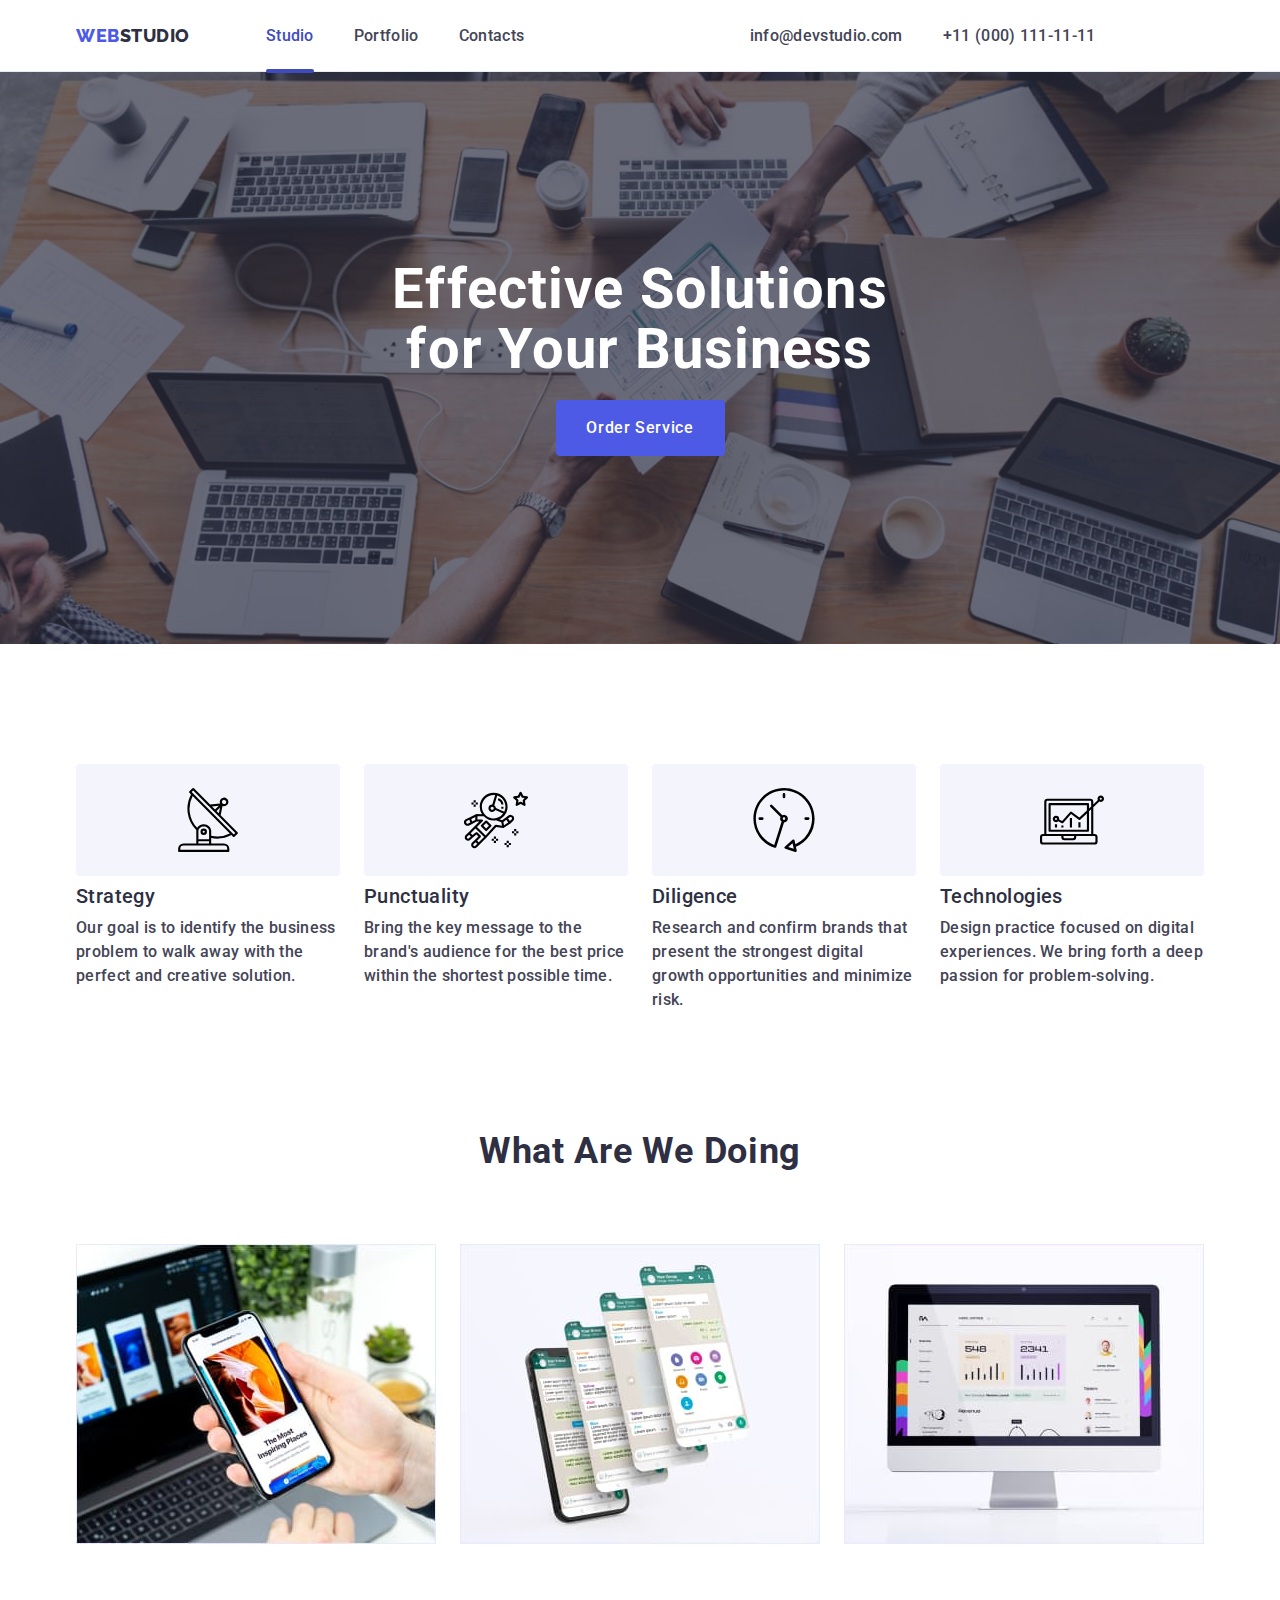
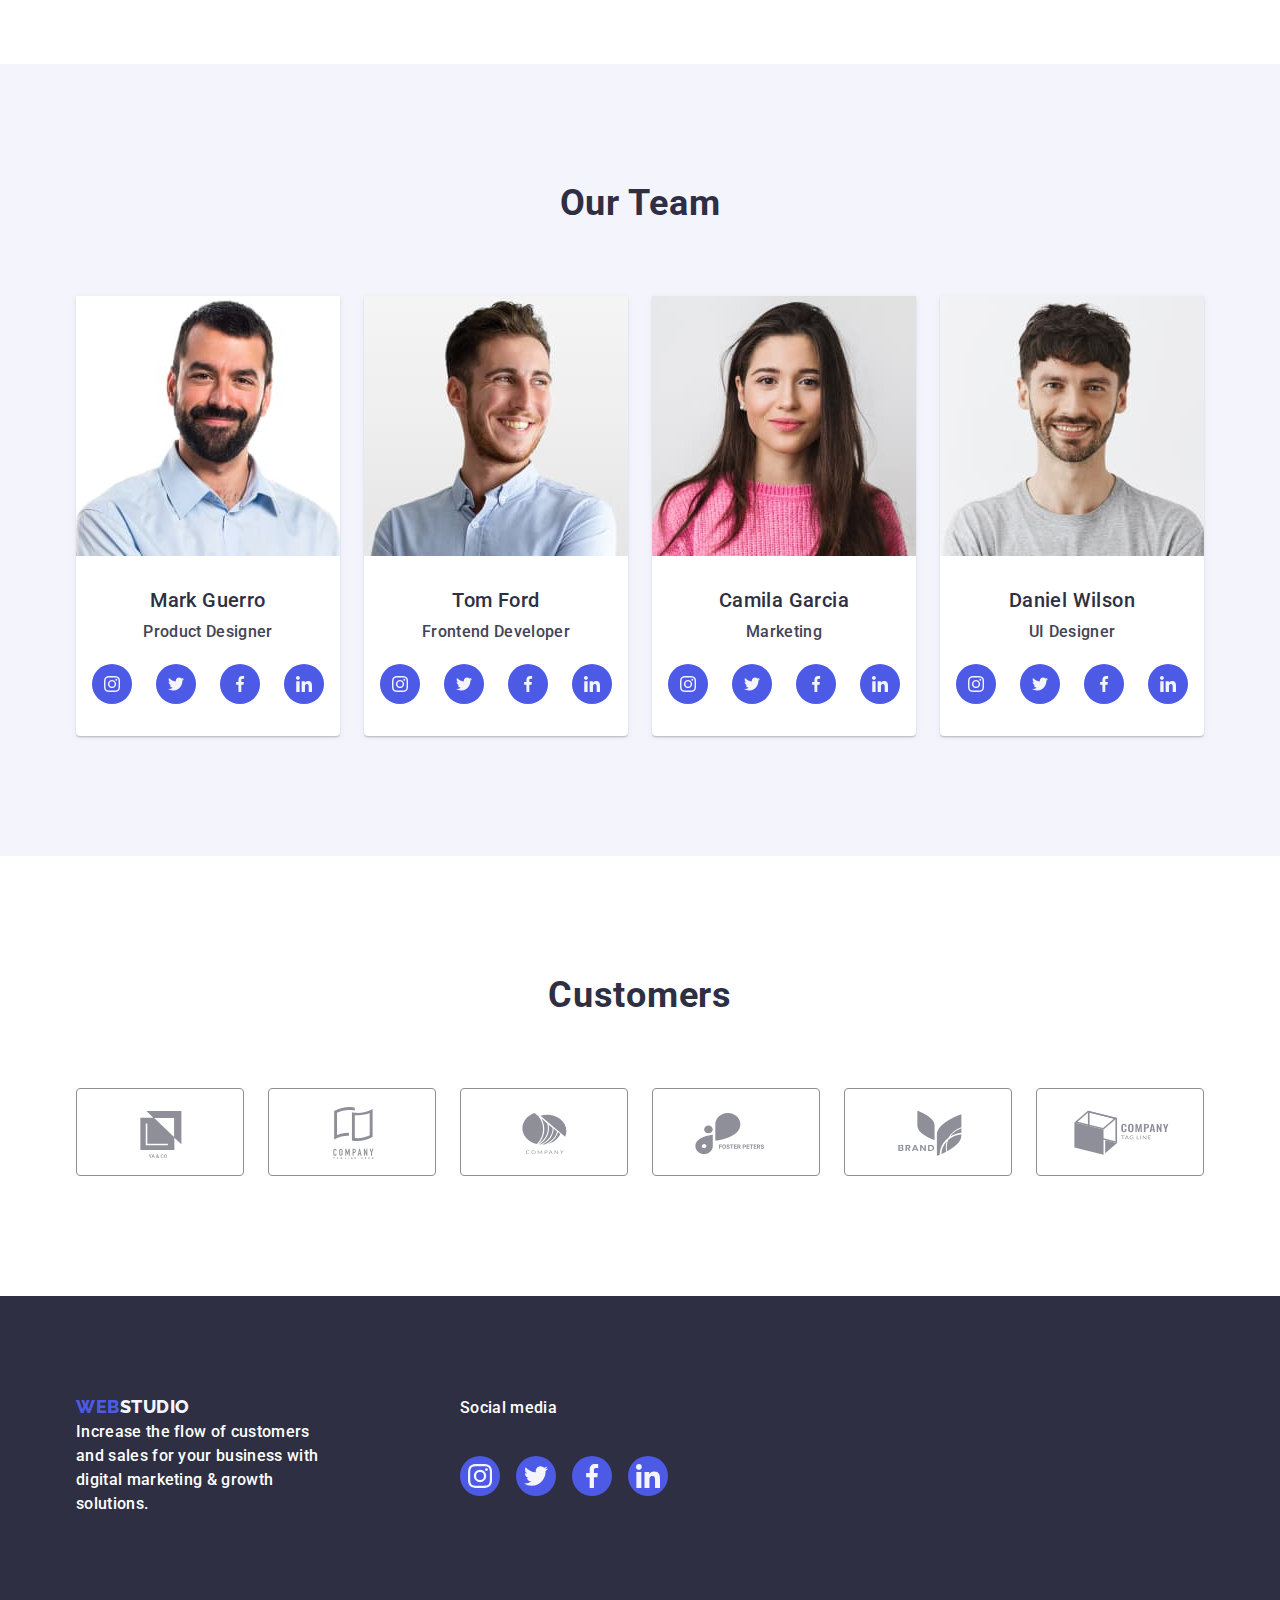
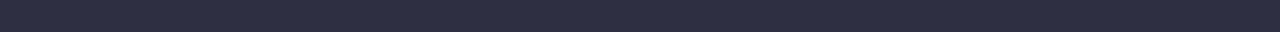
<file: index.html>
<!DOCTYPE html>
<html lang="en">
  <head>
    <link rel="preconnect" href="https://fonts.googleapis.com" />
    <link rel="preconnect" href="https://fonts.gstatic.com" crossorigin />
    <link
      href="https://fonts.googleapis.com/css2?family=Raleway:wght@800&family=Roboto:wght@400;500;700;900&display=swap"
      rel="stylesheet"
    />

    <link
      rel="stylesheet"
      href="https://cdnjs.cloudflare.com/ajax/libs/modern-normalize/2.0.0/modern-normalize.min.css"
      integrity="sha512-4xo8blKMVCiXpTaLzQSLSw3KFOVPWhm/TRtuPVc4WG6kUgjH6J03IBuG7JZPkcWMxJ5huwaBpOpnwYElP/m6wg=="
      crossorigin="anonymous"
      referrerpolicy="no-referrer"
    />
    <link rel="stylesheet" href="./css/style.css" />
    <meta charset="UTF-8" />
    <meta name="viewport" content="width=device-width, initial-scale=1.0" />
    <title>Studio</title>
  </head>
  <body>
    <header class="head">
      <div class="headercontainer container">
        <nav class="headernav">
          <a class="logo link" href="index.html"
            >WEB<span class="logospan">Studio</span></a
          >
          <ul class="list">
            <li>
              <a class="navlink link active" href="./index.html">Studio</a>
            </li>
            <li>
              <a class="navlink link" href="./portfolio.html"> Portfolio</a>
            </li>
            <li><a class="navlink link" href="">Contacts</a></li>
          </ul>
        </nav>
        <address class="adress">
          <ul class="list">
            <li>
              <a href="mailto:info@devstudio.com" class="adreslink link"
                >info@devstudio.com</a
              >
            </li>
            <li>
              <a href="tel:11(000)1111111" class="adreslink link"
                >+11 (000) 111-11-11</a
              >
            </li>
          </ul>
        </address>
      </div>
    </header>
    <main>
      <section class="herosection">
        <div class="container">
          <h1 class="mainheader">Effective Solutions for Your Business</h1>
          <button data-modal-open type="button" class="herobutton">
            Order Service
          </button>
        </div>
      </section>
      <section class="featuressection">
        <div class="container">
          <h2 class="visually-hidden">FEATURES</h2>
          <ul class="list">
            <li class="listitem">
              <div class="icon">
                <svg width="64" height="64">
                  <use href="./images/icons.svg#icon-antenna-1"></use>
                </svg>
              </div>
              <h3 class="headerthree">Strategy</h3>
              <p class="paragraph">
                Our goal is to identify the business problem to walk away with
                the perfect and creative solution.
              </p>
            </li>
            <li class="listitem">
              <div class="icon">
                <svg width="64" height="64">
                  <use href="./images/icons.svg#icon-astronaut-1"></use>
                </svg>
              </div>
              <h3 class="headerthree">Punctuality</h3>
              <p class="paragraph">
                Bring the key message to the brand's audience for the best price
                within the shortest possible time.
              </p>
            </li>
            <li class="listitem">
              <div class="icon">
                <svg width="64" height="64">
                  <use href="./images/icons.svg#icon-clock-1"></use>
                </svg>
              </div>
              <h3 class="headerthree">Diligence</h3>
              <p class="paragraph">
                Research and confirm brands that present the strongest digital
                growth opportunities and minimize risk.
              </p>
            </li>
            <li class="listitem">
              <div class="icon">
                <svg width="64" height="64">
                  <use href="./images/icons.svg#icon-diagram-1"></use>
                </svg>
              </div>
              <h3 class="headerthree">Technologies</h3>
              <p class="paragraph">
                Design practice focused on digital experiences. We bring forth a
                deep passion for problem-solving.
              </p>
            </li>
          </ul>
        </div>
      </section>
      <section class="skillssection">
        <div class="container">
          <h2 class="headertwo">What are we doing</h2>
          <ul class="list">
            <li class="listitem">
              <img
                src="images/WhatAreWe1.jpg"
                alt="desktop image"
                width="360"
                height="300"
              />
            </li>
            <li class="listitem">
              <img
                src="images/WhatAreWe2.jpg"
                alt="mobile image"
                width="360"
                height="300"
              />
            </li>
            <li class="listitem">
              <img
                src="images/WhatAreWe3.jpg"
                alt="laptop mobile image"
                width="360"
                height="300"
              />
            </li>
          </ul>
        </div>
      </section>
      <section class="ourteamsection">
        <div class="container">
          <h2 class="headertwo">Our Team</h2>
          <ul class="list">
            <li class="teammember">
              <img
                src="images/MarkGuerro.jpg"
                alt="middle age man in a blue shirt with short black stubble"
                width="264"
                height="260"
              />
              <div class="memberdescription">
                <h3 class="headerthree">Mark Guerro</h3>
                <p class="paragraph">Product Designer</p>
                <ul class="socialicons">
                  <li class="socialicon">
                    <a class="sociallink" href="">
                      <svg class="svgproperties" width="16" height="16">
                        <use href="./images/icons.svg#icon-instagram-2"></use>
                      </svg>
                    </a>
                  </li>
                  <li class="socialicon">
                    <a class="sociallink" href="">
                      <svg class="svgproperties" width="16" height="16">
                        <use href="./images/icons.svg#icon-twitter-1"></use>
                      </svg>
                    </a>
                  </li>
                  <li class="socialicon">
                    <a class="sociallink" href="">
                      <svg class="svgproperties" width="16" height="16">
                        <use href="./images/icons.svg#icon-facebook-1"></use>
                      </svg>
                    </a>
                  </li>
                  <li class="socialicon">
                    <a class="sociallink" href="">
                      <svg class="svgproperties" width="16" height="16">
                        <use href="./images/icons.svg#icon-linkedin-1"></use>
                      </svg>
                    </a>
                  </li>
                </ul>
              </div>
            </li>
            <li class="teammember">
              <img
                src="images/TomFord.jpg"
                alt="smiling young man with blond hair with short stubble"
                width="264"
                height="260"
              />
              <div class="memberdescription">
                <h3 class="headerthree">Tom Ford</h3>
                <p class="paragraph">Frontend Developer</p>
                <ul class="socialicons">
                  <li class="socialicon">
                    <a class="sociallink" href="">
                      <svg class="svgproperties" width="16" height="16">
                        <use href="./images/icons.svg#icon-instagram-2"></use>
                      </svg>
                    </a>
                  </li>
                  <li class="socialicon">
                    <a class="sociallink" href="">
                      <svg class="svgproperties" width="16" height="16">
                        <use href="./images/icons.svg#icon-twitter-1"></use>
                      </svg>
                    </a>
                  </li>
                  <li class="socialicon">
                    <a class="sociallink" href="">
                      <svg class="svgproperties" width="16" height="16">
                        <use href="./images/icons.svg#icon-facebook-1"></use>
                      </svg>
                    </a>
                  </li>
                  <li class="socialicon">
                    <a class="sociallink" href="">
                      <svg class="svgproperties" width="16" height="16">
                        <use href="./images/icons.svg#icon-linkedin-1"></use>
                      </svg>
                    </a>
                  </li>
                </ul>
              </div>
            </li>
            <li class="teammember">
              <img
                src="images/CamilaGarcia.jpg"
                alt="Young attractive girl with dark brown long hair"
                width="264"
                height="260"
              />
              <div class="memberdescription">
                <h3 class="headerthree">Camila Garcia</h3>
                <p class="paragraph">Marketing</p>
                <ul class="socialicons">
                  <li class="socialicon">
                    <a class="sociallink" href="">
                      <svg class="svgproperties" width="16" height="16">
                        <use href="./images/icons.svg#icon-instagram-2"></use>
                      </svg>
                    </a>
                  </li>
                  <li class="socialicon">
                    <a class="sociallink" href="">
                      <svg class="svgproperties" width="16" height="16">
                        <use href="./images/icons.svg#icon-twitter-1"></use>
                      </svg>
                    </a>
                  </li>
                  <li class="socialicon">
                    <a class="sociallink" href="">
                      <svg class="svgproperties" width="16" height="16">
                        <use href="./images/icons.svg#icon-facebook-1"></use>
                      </svg>
                    </a>
                  </li>
                  <li class="socialicon">
                    <a class="sociallink" href="">
                      <svg class="svgproperties" width="16" height="16">
                        <use href="./images/icons.svg#icon-linkedin-1"></use>
                      </svg>
                    </a>
                  </li>
                </ul>
              </div>
            </li>
            <li class="teammember">
              <img
                src="images/DanielWilson.jpg"
                alt="Young skiny guy with black curly hair and short stubble"
                width="264"
                height="260"
              />
              <div class="memberdescription">
                <h3 class="headerthree">Daniel Wilson</h3>
                <p class="paragraph">UI Designer</p>
                <ul class="socialicons">
                  <li class="socialicon">
                    <a class="sociallink" href="">
                      <svg class="svgproperties" width="16" height="16">
                        <use href="./images/icons.svg#icon-instagram-2"></use>
                      </svg>
                    </a>
                  </li>
                  <li class="socialicon">
                    <a class="sociallink" href="">
                      <svg class="svgproperties" width="16" height="16">
                        <use href="./images/icons.svg#icon-twitter-1"></use>
                      </svg>
                    </a>
                  </li>
                  <li class="socialicon">
                    <a class="sociallink" href="">
                      <svg class="svgproperties" width="16" height="16">
                        <use href="./images/icons.svg#icon-facebook-1"></use>
                      </svg>
                    </a>
                  </li>
                  <li class="socialicon">
                    <a class="sociallink" href="">
                      <svg class="svgproperties" width="16" height="16">
                        <use href="./images/icons.svg#icon-linkedin-1"></use>
                      </svg>
                    </a>
                  </li>
                </ul>
              </div>
            </li>
          </ul>
        </div>
      </section>
      <section class="customers">
        <div class="container">
          <h2 class="headertwo">Customers</h2>
          <ul class="list">
            <li class="customer">
              <a class="customerlink" href="">
                <svg class="svgproperties" width="104" height="56">
                  <use href="./images/icons.svg#icon-Logo"></use>
                </svg>
              </a>
            </li>
            <li class="customer">
              <a class="customerlink" href="">
                <svg class="svgproperties" width="104" height="56">
                  <use href="./images/icons.svg#icon-Logo-1"></use>
                </svg>
              </a>
            </li>
            <li class="customer">
              <a class="customerlink" href="">
                <svg class="svgproperties" width="104" height="56">
                  <use href="./images/icons.svg#icon-Logo-2"></use>
                </svg>
              </a>
            </li>
            <li class="customer">
              <a class="customerlink" href="">
                <svg class="svgproperties" width="104" height="56">
                  <use href="./images/icons.svg#icon-Logo-3"></use>
                </svg>
              </a>
            </li>
            <li class="customer">
              <a class="customerlink" href="">
                <svg class="svgproperties" width="104" height="56">
                  <use href="./images/icons.svg#icon-Logo-4"></use>
                </svg>
              </a>
            </li>
            <li class="customer">
              <a class="customerlink" href="">
                <svg class="svgproperties" width="104" height="56">
                  <use href="./images/icons.svg#icon-Logo-5"></use>
                </svg>
              </a>
            </li>
          </ul>
        </div>
      </section>
    </main>
    <footer class="footer">
      <div class="footercontainer container">
        <div class="footerleft">
          <a href="index.html" class="logo link"
            >WEB<span class="logospan">Studio</span></a
          >

          <p class="paragraph">
            Increase the flow of customers and sales for your business with
            digital marketing & growth solutions.
          </p>
        </div>
        <div class="footerright">
          <p class="paragraph">Social media</p>
          <ul class="socialicons">
            <li class="socialicon">
              <a class="sociallink" href="">
                <svg class="svgproperties" width="24" height="24">
                  <use href="./images/icons.svg#icon-instagram-2"></use>
                </svg>
              </a>
            </li>
            <li class="socialicon">
              <a class="sociallink" href="">
                <svg class="svgproperties" width="24" height="24">
                  <use href="./images/icons.svg#icon-twitter-1"></use>
                </svg>
              </a>
            </li>
            <li class="socialicon">
              <a class="sociallink" href="">
                <svg class="svgproperties" width="24" height="24">
                  <use href="./images/icons.svg#icon-facebook-1"></use>
                </svg>
              </a>
            </li>
            <li class="socialicon">
              <a class="sociallink" href="">
                <svg class="svgproperties" width="24" height="24">
                  <use href="./images/icons.svg#icon-linkedin-1"></use>
                </svg>
              </a>
            </li>
          </ul>
        </div>
      </div>
    </footer>
    <div class="backdrop is-hidden" data-modal>
      <div class="modal">
        <button data-modal-close class="closemodal" type="button">
          <svg class="svgproperties" width="8" height="8">
            <use href="./images/icons.svg#icon-close"></use>
          </svg>
        </button>
      </div>
    </div>
    <script src="./js/modal.js"></script>
  </body>
</html>
</file>
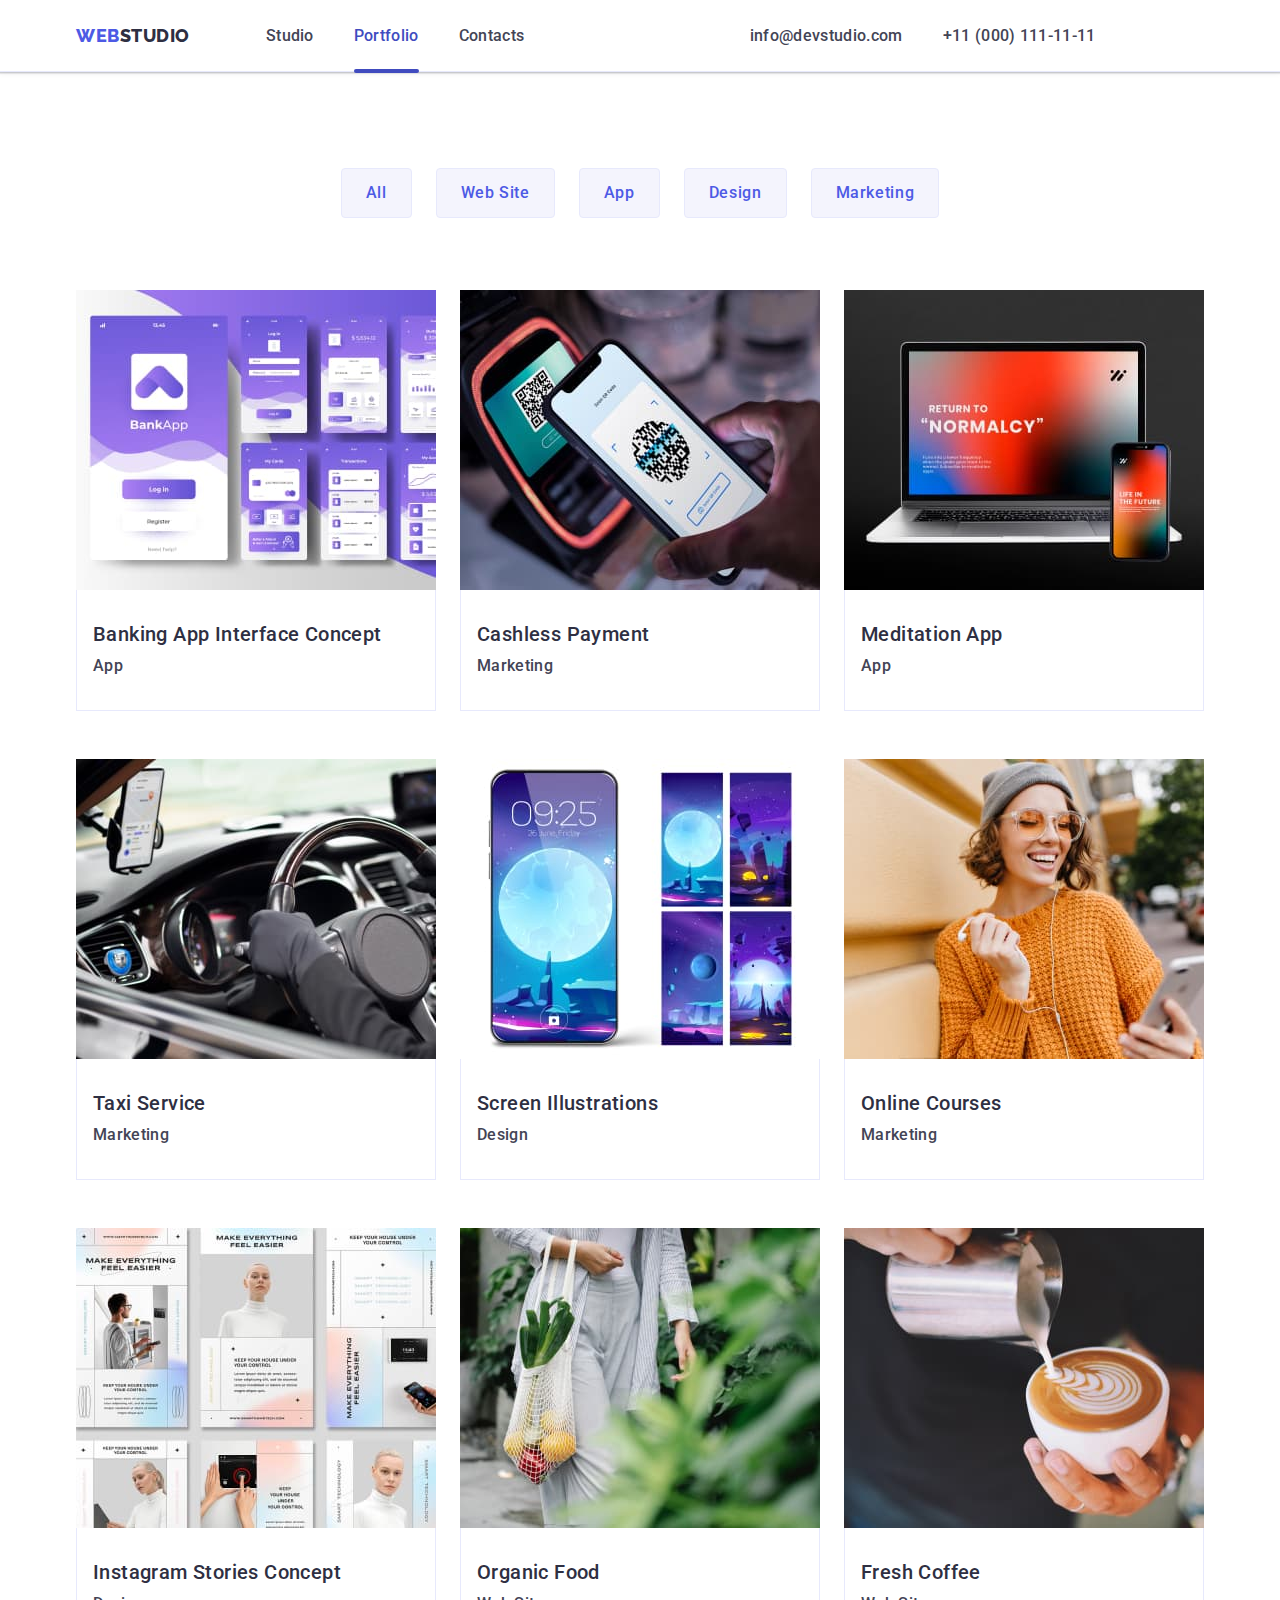
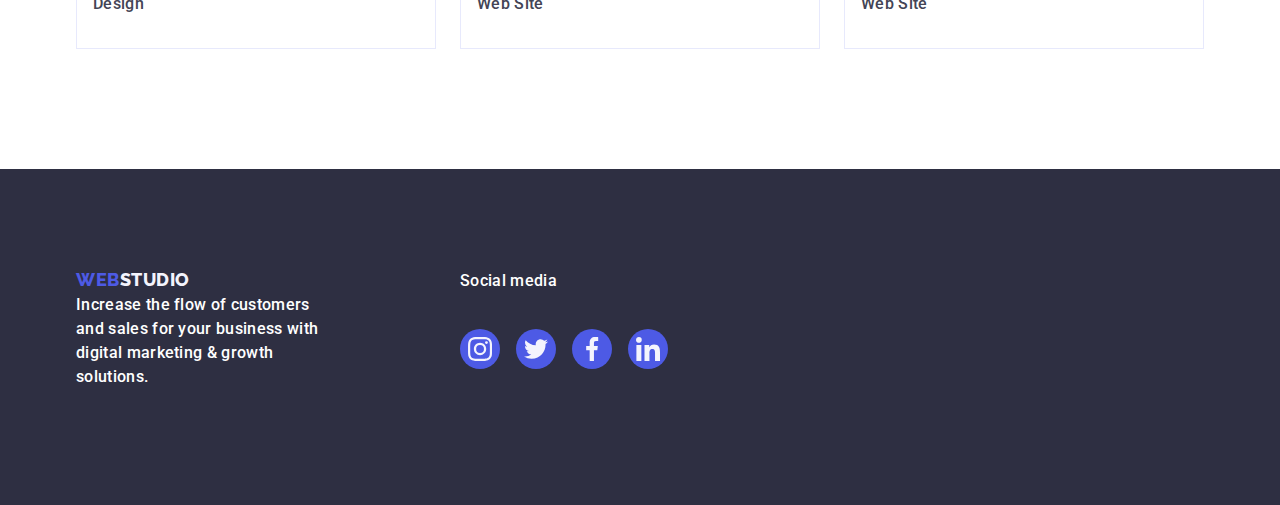
<file: portfolio.html>
<!DOCTYPE html>
<html lang="en">
  <head>
    <link rel="preconnect" href="https://fonts.googleapis.com" />
    <link rel="preconnect" href="https://fonts.gstatic.com" crossorigin />
    <link
      href="https://fonts.googleapis.com/css2?family=Raleway:wght@800&family=Roboto:wght@400;500;700;900&display=swap"
      rel="stylesheet"
    />

    <link
      rel="stylesheet"
      href="https://cdnjs.cloudflare.com/ajax/libs/modern-normalize/2.0.0/modern-normalize.min.css"
      integrity="sha512-4xo8blKMVCiXpTaLzQSLSw3KFOVPWhm/TRtuPVc4WG6kUgjH6J03IBuG7JZPkcWMxJ5huwaBpOpnwYElP/m6wg=="
      crossorigin="anonymous"
      referrerpolicy="no-referrer"
    />
    <link rel="stylesheet" href="css/style.css" />
    <meta charset="UTF-8" />
    <meta name="viewport" content="width=device-width, initial-scale=1.0" />
    <title>Portfolio</title>
  </head>
  <body>
    <header class="head">
      <div class="headercontainer container">
        <nav class="headernav">
          <a class="logo link" href="index.html"
            >WEB<span class="logospan">Studio</span></a
          >
          <ul class="list">
            <li><a href="./index.html" class="navlink link">Studio</a></li>
            <li>
              <a href="./portfolio.html" class="navlink link active">
                Portfolio</a
              >
            </li>
            <li><a href="" class="navlink link">Contacts</a></li>
          </ul>
        </nav>
        <address class="adress">
          <ul class="list">
            <li>
              <a href="mailto:info@devstudio.com" class="adreslink link"
                >info@devstudio.com</a
              >
            </li>
            <li>
              <a href="tel:11(000)1111111" class="adreslink link"
                >+11 (000) 111-11-11</a
              >
            </li>
          </ul>
        </address>
      </div>
    </header>
    <main>
      <section class="portfolio">
        <div class="container">
          <h1 class="visually-hidden">PORTFOLIO</h1>
          <ul class="list">
            <li><button class="btn" type="button">All</button></li>
            <li><button class="btn" type="button">Web Site</button></li>
            <li><button class="btn" type="button">App</button></li>
            <li><button class="btn" type="button">Design</button></li>
            <li><button class="btn" type="button">Marketing</button></li>
          </ul>

          <ul class="portfoliolist">
            <li class="portfolioitem">
              <a class="link" href="">
                <div class="overlaytext">
                  <img
                    src="./images/portfolio1.jpg"
                    alt="Mockup Banking App Interface "
                    width="360"
                    height="300"
                  />
                  <p class="paragraph">
                    14 Stylish and User-Friendly App Design Concepts · Task
                    Manager App · Calorie Tracker App · Exotic Fruit Ecommerce
                    App · Cloud Storage App
                  </p>
                </div>
                <div class="portfoliodescription">
                  <h2 class="headertwo">Banking App Interface Concept</h2>
                  <p class="paragraph">App</p>
                </div>
              </a>
            </li>
            <li class="portfolioitem">
              <a class="link" href="">
                <div class="overlaytext">
                  <img
                    src="./images/Portfolio2.jpg"
                    alt="mobile payment terminal"
                    width="360"
                    height="300"
                  />
                  <p class="paragraph">
                    14 Stylish and User-Friendly App Design Concepts · Task
                    Manager App · Calorie Tracker App · Exotic Fruit Ecommerce
                    App · Cloud Storage App
                  </p>
                </div>
                <div class="portfoliodescription">
                  <h2 class="headertwo">Cashless Payment</h2>
                  <p class="paragraph">Marketing</p>
                </div>
              </a>
            </li>
            <li class="portfolioitem">
              <a class="link" href="">
                <div class="overlaytext">
                  <img
                    src="./images/portfolio3.jpg"
                    alt="Mokup application on laptop and mobile phone"
                    width="360"
                    height="300"
                  />
                  <p class="paragraph">
                    14 Stylish and User-Friendly App Design Concepts · Task
                    Manager App · Calorie Tracker App · Exotic Fruit Ecommerce
                    App · Cloud Storage App
                  </p>
                </div>
                <div class="portfoliodescription">
                  <h2 class="headertwo">Meditation App</h2>
                  <p class="paragraph">App</p>
                </div>
              </a>
            </li>
            <li class="portfolioitem">
              <a class="link" href="">
                <div class="overlaytext">
                  <img
                    src="./images/portfolio4.jpg"
                    alt="interior of taxi car"
                    width="360"
                    height="300"
                  />
                  <p class="paragraph">
                    14 Stylish and User-Friendly App Design Concepts · Task
                    Manager App · Calorie Tracker App · Exotic Fruit Ecommerce
                    App · Cloud Storage App
                  </p>
                </div>
                <div class="portfoliodescription">
                  <h2 class="headertwo">Taxi Service</h2>
                  <p class="paragraph">Marketing</p>
                </div>
              </a>
            </li>
            <li class="portfolioitem">
              <a class="link" href="">
                <div class="overlaytext">
                  <img
                    src="./images/portfolio5.jpg"
                    alt="Mokcup 5 ilustrations on mobile phone"
                    width="360"
                    height="300"
                  />
                  <p class="paragraph">
                    14 Stylish and User-Friendly App Design Concepts · Task
                    Manager App · Calorie Tracker App · Exotic Fruit Ecommerce
                    App · Cloud Storage App
                  </p>
                </div>
                <div class="portfoliodescription">
                  <h2 class="headertwo">Screen Illustrations</h2>
                  <p class="paragraph">Design</p>
                </div>
              </a>
            </li>
            <li class="portfolioitem">
              <a class="link" href="">
                <div class="overlaytext">
                  <img
                    src="./images/portfolio6.jpg"
                    alt="Optymistic woman in orange sweater looking on mobile phone screen outside"
                    width="360"
                    height="300"
                  />
                  <p class="paragraph">
                    14 Stylish and User-Friendly App Design Concepts · Task
                    Manager App · Calorie Tracker App · Exotic Fruit Ecommerce
                    App · Cloud Storage App
                  </p>
                </div>
                <div class="portfoliodescription">
                  <h2 class="headertwo">Online Courses</h2>
                  <p class="paragraph">Marketing</p>
                </div>
              </a>
            </li>
            <li class="portfolioitem">
              <a class="link" href="">
                <div class="overlaytext">
                  <img
                    src="./images/portfolio7.jpg"
                    alt="6 scrren shots examples of Instagram stories"
                    width="360"
                    height="300"
                  />
                  <p class="paragraph">
                    14 Stylish and User-Friendly App Design Concepts · Task
                    Manager App · Calorie Tracker App · Exotic Fruit Ecommerce
                    App · Cloud Storage App
                  </p>
                </div>
                <div class="portfoliodescription">
                  <h2 class="headertwo">Instagram Stories Concept</h2>
                  <p class="paragraph">Design</p>
                </div>
              </a>
            </li>
            <li class="portfolioitem">
              <a class="link" href="">
                <div class="overlaytext">
                  <img
                    src="./images/portfolio8.jpg"
                    alt="Woman carries fruits and vegetables in basket"
                    width="360"
                    height="300"
                  />
                  <p class="paragraph">
                    14 Stylish and User-Friendly App Design Concepts · Task
                    Manager App · Calorie Tracker App · Exotic Fruit Ecommerce
                    App · Cloud Storage App
                  </p>
                </div>
                <div class="portfoliodescription">
                  <h2 class="headertwo">Organic Food</h2>
                  <p class="paragraph">Web Site</p>
                </div>
              </a>
            </li>
            <li class="portfolioitem">
              <a class="link" href="">
                <div class="overlaytext">
                  <img
                    src="./images/portfolio9.jpg"
                    alt="Someone is pouring milk into coffe cup"
                    width="360"
                    height="300"
                  />
                  <p class="paragraph">
                    14 Stylish and User-Friendly App Design Concepts · Task
                    Manager App · Calorie Tracker App · Exotic Fruit Ecommerce
                    App · Cloud Storage App
                  </p>
                </div>
                <div class="portfoliodescription">
                  <h2 class="headertwo">Fresh Coffee</h2>
                  <p class="paragraph">Web Site</p>
                </div>
              </a>
            </li>
          </ul>
        </div>
      </section>
    </main>
    <footer class="footer">
      <div class="footercontainer container">
        <div class="footerleft">
          <a href="index.html" class="logo link"
            >WEB<span class="logospan">Studio</span></a
          >

          <p class="paragraph">
            Increase the flow of customers and sales for your business with
            digital marketing & growth solutions.
          </p>
        </div>
        <div class="footerright">
          <p class="paragraph">Social media</p>
          <ul class="socialicons">
            <li class="socialicon">
              <a class="sociallink" href="">
                <svg class="svgproperties" width="24" height="24">
                  <use href="./images/icons.svg#icon-instagram-2"></use>
                </svg>
              </a>
            </li>
            <li class="socialicon">
              <a class="sociallink" href="">
                <svg class="svgproperties" width="24" height="24">
                  <use href="./images/icons.svg#icon-twitter-1"></use>
                </svg>
              </a>
            </li>
            <li class="socialicon">
              <a class="sociallink" href="">
                <svg class="svgproperties" width="24" height="24">
                  <use href="./images/icons.svg#icon-facebook-1"></use>
                </svg>
              </a>
            </li>
            <li class="socialicon">
              <a class="sociallink" href="">
                <svg class="svgproperties" width="24" height="24">
                  <use href="./images/icons.svg#icon-linkedin-1"></use>
                </svg>
              </a>
            </li>
          </ul>
        </div>
      </div>
    </footer>
  </body>
</html>
</file>
<file: css/style.css>
@import "normalize.css";
/* GLOBAL */
* {
  padding: 0;
  margin: 0;
}

:root {
  --text-color: #434455;
  --background-color: #ffffff;
  --logo-color: #4d5ae5;
  --logo-span-color: #2e2f42;
  --footer-text: #f4f4fd;
  --borderbuttoncolor: #e7e9fc;
  --linkiconcolor: #8e8f99;
}

body {
  /* display: block; */
  font-family: "Roboto", sans-serif;
  font-size: 16px;
  font-weight: 500;
  line-height: 24px;
  color: rgba(46, 47, 66, 1);
}
.container {
  width: 1158px;
  margin: 0 auto;
  padding: 0 15px;
}
.list {
  list-style: none;
  display: flex;
  gap: 24px;
}

.link {
  text-decoration: none;
}
img {
  display: block;
}

.visually-hidden {
  position: absolute;
  width: 1px;
  height: 1px;
  margin: -1px;
  border: 0;
  padding: 0;

  white-space: nowrap;
  clip-path: inset(100%);
  clip: rect(0 0 0 0);
  overflow: hidden;
}

/* HEADER */
.head {
  display: flex;
  align-items: center;
  justify-content: center;
  border-bottom: 1px solid #e7e9fc;
  /* padding: 31px 0; */
  box-shadow: 0px 2px 1px rgba(46, 47, 66, 0.08),
    0px 1px 1px rgba(46, 47, 66, 0.16), 0px 1px 6px rgba(46, 47, 66, 0.08);
    height: 72px;
}
.logo {
  font-family: "Raleway", sans-serif;
  font-weight: 800;
  font-size: 18px;
  line-height: 1.17;
  letter-spacing: 0.03em;
  text-transform: uppercase;
  color: var(--logo-color);
  margin-right: 76px;
}

.link:hover,
.link:focus {
  color: #404bbf;
}

.logospan {
  color: var(--logo-span-color);
}

.navlink {
  position: relative;
  font-weight: 500;
  font-size: 16px;
  line-height: 1.5;
  letter-spacing: 0.02em;
  color: var(--text-color);
  padding: 24px 0;
  transition: color 250ms cubic-bezier(0.4, 0, 0.2, 1);
}

.active {
  color: #404bbf;
}
.active::after {
  position: absolute;
  content: "";
  left: 0;
  bottom: -4px;
  height: 4px;
  background-color: #404bbf;
  border-radius: 2px;
  width: 100%;
}

/* .navlink::after {
  position: absolute;
  content: "";
  left: 0;
  bottom: -1px;
  height: 4px;
  background-color: #404bbf;
  border-radius: 2px;
} */

.adreslink {
  font-size: 16px;
  line-height: 1.5;
  letter-spacing: 0.02em;
  color: var(--text-color);
  transition: color 250ms cubic-bezier(0.4, 0, 0.2, 1);
}

.head .adress {
  font-style: normal;
}
/* HEADER--placing */
.headercontainer {
  display: flex;
  gap: 20%;
}
.headernav {
  display: flex;
  align-items: center;
}
.headernav .list {
  display: flex;
  gap: 40px;
}
.adress .list {
  display: flex;
  gap: 40px;
}

/* HERO SECTION */
.herosection {
  /* background-color: var(--logo-span-color); */
  background-image: linear-gradient(
      rgba(46, 47, 66, 0.7),
      rgba(46, 47, 66, 0.7)
    ),
    url(../images/herosection.jpg);
  padding: 188px 0;
  max-width: 1440px;
  background-repeat: no-repeat;
  background-position: center;
  background-size: cover;
  margin: 0 auto;
}
.herosection .container {
  display: flex;
  flex-direction: column;
  justify-content: center;
  align-items: center;
  gap: 20px;
}
.mainheader {
  font-size: 56px;
  line-height: 1.07;
  text-align: center;
  letter-spacing: 0.02em;
  color: #ffffff;
  max-width: 496px;
}

.herobutton {
  display: block;
  background-color: var(--logo-color);
  font-family: "Roboto", sans-serif;
  color: #ffffff;
  cursor: pointer;
  font-size: 16px;
  font-weight: 500;
  line-height: 1.5;
  letter-spacing: 0.04em;
  min-width: 169px;
  height: 56px;
  border: none;
  border-radius: 4px;
  transition: background-color 250ms cubic-bezier(0.4, 0, 0.2, 1);
}

.herobutton:hover,
.herobutton:focus {
  background-color: #404bbf;
}

/* SECTION1 */
.featuressection {
  padding: 120px 0;
}

.featuressection .listitem {
  /* border: 1px solid red; */
  width: calc((100% - 72px) / 4);
}

.icon {
  background-color: #f4f4fd;
  display: flex;
  justify-content: center;
  align-items: center;
  height: 112px;
  border-radius: 4px;
  margin-bottom: 8px;
}

.headerthree {
  font-weight: 500;
  font-size: 20px;
  line-height: 1.2;
  letter-spacing: 0.02em;
  color: var(--logo-span-color);
  margin-bottom: 8px;
}

.paragraph {
  font-size: 16px;
  line-height: 1.5;
  letter-spacing: 0.02em;
  color: var(--text-color);
}

/* SECTION2 */
.skillssection {
  padding-bottom: 120px;
}

.skillssection .listitem {
  width: calc((100% - 48px) / 3);
}
.headertwo {
  font-size: 36px;
  line-height: 1.11;
  text-align: center;
  letter-spacing: 0.02em;
  text-transform: capitalize;
  color: var(--logo-span-color);
  margin-bottom: 72px;
}

/* SECTION3 */
.ourteamsection {
  background-color: #f4f4fd;
  padding: 120px 0;
}

.teammember {
  background-color: #ffffff;
  width: calc((100% - 72px) / 4);
  border-radius: 0px 0px 4px 4px;
  box-shadow: 0px 1px 6px rgba(46, 47, 66, 0.08),
    0px 1px 1px rgba(46, 47, 66, 0.16), 0px 2px 1px rgba(46, 47, 66, 0.08);
}

.memberdescription {
  padding: 32px 16px;
  /* width: 100%; */
}
.memberdescription .headerthree {
  text-align: center;
  margin-bottom: 8px;
}

.memberdescription .paragraph {
  text-align: center;
}

.memberdescription .socialicons {
  list-style: none;
  display: flex;
  gap: 24px;
  justify-content: center;
  padding: 20px 0 0 0;
}

.socialicons .socialicon {
  width: 40px;
  height: 40px;
}

.sociallink {
  /* border: 1px solid red; */
  width: 100%;
  height: 100%;
  background-color: var(--logo-color);
  border-radius: 50%;
  display: flex;
  justify-content: center;
  align-items: center;
  transition: background-color 250ms cubic-bezier(0.4, 0, 0.2, 1);
}

.sociallink:hover,
.sociallink:focus {
  background-color: #404bbf;
}

.svgproperties {
  fill: #f4f4fd;
}

/* SECTION 5 CUSTOMERS */
.customers {
  padding: 120px 0;
}

.customer {
  height: 88px;
  width: calc((100% - 120px) / 6);
}

.customerlink {
  width: 100%;
  height: 100%;
  border: 1px solid #8e8f99;
  border-radius: 4px;
  display: flex;
  justify-content: center;
  align-items: center;
  color: var(--linkiconcolor);
  transition: border-color 250ms cubic-bezier(0.4, 0, 0.2, 1),
    color 250ms cubic-bezier(0.4, 0, 0.2, 1);
}

.customerlink:hover,
.customerlink:focus {
  border-color: #404bbf;
  color: #404bbf;
}

.customer .svgproperties {
  fill: currentColor;
}

/* FOOTER */
.footer {
  background-color: var(--logo-span-color);
  padding: 100px 0;
}

.footercontainer {
  display: flex;
  align-items: baseline;
}

.footerleft {
  margin-right: 120px;
}
.footer .socialicons {
  list-style: none;
  display: flex;
  gap: 16px;
  justify-content: center;
  padding: 20px 0 0 0;
}

.footer .sociallink {
  display: flex;
  /* display: inline-block;
  margin-bottom: 16px; */
  transition: background-color 250ms cubic-bezier(0.4, 0, 0.2, 1);
}

.footer .sociallink:hover,
.footer .sociallink:focus {
  background-color: #31d0aa;
}

.footer .paragraph {
  max-width: 264px;
  color: var(--background-color);
  margin-bottom: 16px;
}

.footer .logospan {
  color: #f4f4fd;
}

/* PORTFOLIO */
.portfolio {
  padding: 96px 0 120px 0;
}

.portfolio .list {
  list-style: none;
  justify-content: center;
  gap: 24px;
  margin-bottom: 72px;
}

.portfoliolist {
  display: flex;
  justify-content: center;
  list-style: none;
  flex-wrap: wrap;
  column-gap: 24px;
  row-gap: 48px;
}
.portfolioitem {
  width: calc((100% - 48px) / 3);
}

.portfoliolist .link {
  display: block;
  transition: box-shadow 250ms cubic-bezier(0.4, 0, 0.2, 1);
}

.portfoliolist .link:hover,
.portfoliolist .link:focus {
  box-shadow: 0px 1px 6px rgba(46, 47, 66, 0.08),
    0px 1px 1px rgba(46, 47, 66, 0.16), 0px 2px 1px rgba(46, 47, 66, 0.08);
  transform: translateY(0%);
}

.portfoliodescription {
  padding: 32px 16px;
  border: 1px solid #e7e9fc;
  border-top: none;
}

.portfoliolist .headertwo {
  font-weight: 500;
  font-size: 20px;
  line-height: 1.2;
  letter-spacing: 0.02em;
  color: var(--logo-span-color);
  text-align: left;
  margin-bottom: 8px;
}

.btn {
  background-color: var(--footer-text);
  color: var(--logo-color);
  cursor: pointer;
  font-size: 16px;
  font-weight: 500;
  font-family: "Roboto", sans-serif;
  line-height: 1.5;
  letter-spacing: 0.04em;
  padding: 12px 24px;
  border: 1px solid var(--borderbuttoncolor);
  border-radius: 4px;
  transition: color 250ms cubic-bezier(0.4, 0, 0.2, 1),
    background-color 250ms cubic-bezier(0.4, 0, 0.2, 1),
    border-color 250ms cubic-bezier(0.4, 0, 0.2, 1),
    box-shadow 250ms cubic-bezier(0.4, 0, 0.2, 1);
}

.btn:hover,
.btn:focus {
  border: 1px solid transparent;
  background-color: #404bbf;
  color: #ffffff;
  box-shadow: 0px 3px 1px rgba(0, 0, 0, 0.1), 0px 2px 1px rgba(0, 0, 0, 0.08),
    0px 2px 2px rgba(0, 0, 0, 0.12);
}

/* PORTFOLIO --- OVERLAY TEXT */
.overlaytext {
  position: relative;
  overflow: hidden;
}

.overlaytext .paragraph {
  position: absolute;
  top: 0;
  left: 0;
  padding: 40px 32px;
  background-color: #4d5ae5;
  width: 100%;
  height: 100%;
  color: var(--footer-text);
  opacity: 0.9;
  transform: translatey(100%);
  transition: transform 250ms cubic-bezier(0.4, 0, 0.2, 1);
}

.portfolioitem .link:hover .paragraph,
.portfolioitem .link:focus .paragraph {
  transform: translatey(0);
}

/* MODAL */
.is-hidden {
  visibility: hidden;
  opacity: 0;
  pointer-events: none;
}

.backdrop {
  position: fixed;
  height: 100vh;
  width: 100vw;
  top: 0;
  left: 0;
  background-color: rgba(46, 47, 66, 0.4);
  transition: opacity 250ms cubic-bezier(0.4, 0, 0.2, 1),
    visibility 250ms cubic-bezier(0.4, 0, 0.2, 1);
}

.modal {
  position: absolute;
  top: 50%;
  left: 50%;
  transform: translate(-50%, -50%) scale(1);
  min-height: 584px;
  background: #fcfcfc;
  width: 408px;
  border-radius: 4px;
  box-shadow: 0px 1px 1px rgba(0, 0, 0, 0.14), 0px 1px 3px rgba(0, 0, 0, 0.12),
    0px 2px 1px rgba(0, 0, 0, 0.2);
  transition: transform 250ms cubic-bezier(0.4, 0, 0.2, 1);
}

.closemodal {
  position: absolute;
  top: 24px;
  right: 24px;
  width: 24px;
  height: 24px;
  border-radius: 50%;
  border: 1px solid rgba(0, 0, 0, 0.1);
  display: flex;
  justify-content: center;
  align-items: center;
  background-color: #e7e9fc;
  cursor: pointer;
  transition: background-color 250ms cubic-bezier(0.4, 0, 0.2, 1),
    border 250ms cubic-bezier(0.4, 0, 0.2, 1);
}

.closemodal .svgproperties {
  transition: fill 250ms cubic-bezier(0.4, 0, 0.2, 1);
  fill: var(--logo-span-color);
}

.closemodal:hover .svgproperties,
.closemodal:focus .svgproperties {
  fill: #ffffff;
}

.closemodal:hover,
.closemodal:focus {
  background-color: #404bbf;
  border: none;
}
</file>
